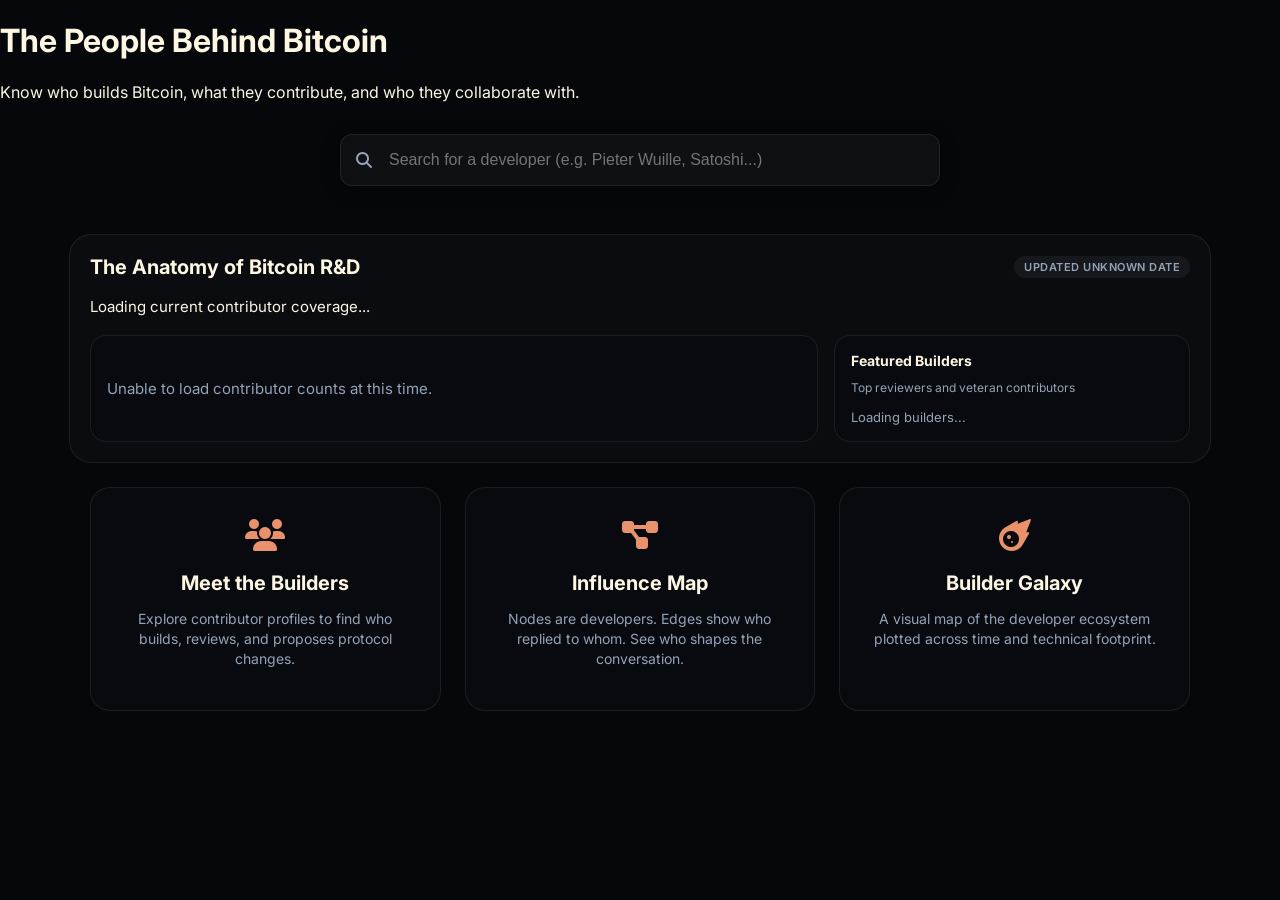
<file: index.html>
<!DOCTYPE html>
<html lang="en" data-theme="dark">

<head>
    <meta charset="UTF-8">
    <meta name="viewport" content="width=device-width, initial-scale=1.0">
    <title>Orange Dev Network | The Human Layer of Bitcoin R&D</title>
    <meta name="description"
        content="Dive into the technical expertise, social authority, and ecosystem flow of Bitcoin development.">

    <!-- Bitcoin Data Labs Font & Icons -->
    <link rel="stylesheet" href="https://cdnjs.cloudflare.com/ajax/libs/font-awesome/6.5.1/css/all.min.css">
    <link rel="preconnect" href="https://fonts.googleapis.com">
    <link rel="preconnect" href="https://fonts.gstatic.com" crossorigin>
    <link href="https://fonts.googleapis.com/css2?family=Inter:wght@300;400;500;600;700;800;900&display=swap"
        rel="stylesheet">

    <!-- Bitcoin Data Labs Shell Styles -->
    <link rel="stylesheet" href="https://bitcoindatalabs.org/styles/styles.css">

    <!-- Modularized Local Styles -->
    <link rel="stylesheet" href="styles/style.css">
    <link rel="stylesheet" href="styles/landing.css">

    <!-- Favicon -->
    <link rel="icon" type="image/png" href="https://bitcoindatalabs.org/favicon.png">
</head>

<body class="has-fixed-header landing-layout">
    <div id="main-container">
        <!-- Bitcoin Data Labs Header -->
        <div id="header"></div>

        <div id="app-content" class="landing-layout">
            <div class="hero-section">
                <h1>The People Behind Bitcoin</h1>
                <p>Know who builds Bitcoin, what they contribute, and who they collaborate with.</p>
                
                <div class="hero-search-wrapper" style="position: relative; z-index: 1000; max-width: 600px; margin: 32px auto 48px auto; width: 100%;">
                    <div class="search-box" style="width: 100%; position: relative;">
                        <i class="fas fa-search" style="position: absolute; left: 16px; top: 50%; transform: translateY(-50%); color: var(--text-secondary); z-index: 2;"></i>
                        <input type="text" id="global-hero-search" placeholder="Search for a developer (e.g. Pieter Wuille, Satoshi...)" autocomplete="off" spellcheck="false" style="width: 100%; padding: 16px 20px 16px 48px; font-size: 16px; border-radius: 12px; border: 1px solid var(--border); background: rgba(253, 246, 227, 0.04); color: var(--text-primary); backdrop-filter: blur(8px); outline: none; transition: all 0.2s; box-sizing: border-box; box-shadow: 0 4px 20px rgba(0,0,0,0.2);">
                    </div>
                    <ul id="hero-search-dropdown" class="search-dropdown" hidden style="position: absolute; top: calc(100% + 8px); left: 0; width: 100%; max-height: 350px; overflow-y: auto; list-style: none; padding: 0; margin: 0; z-index: 100; border: 1px solid var(--border); border-radius: 12px; box-shadow: 0 10px 40px rgba(0,0,0,0.8); background: rgba(8, 10, 15, 0.95); backdrop-filter: blur(20px); -webkit-backdrop-filter: blur(20px);"></ul>
                </div>


                <section class="snapshot-panel" aria-label="Developer Snapshot">
                    <div class="snapshot-panel-head">
                        <div
                            style="display: flex; align-items: center; justify-content: space-between; margin-bottom: 16px;">
                            <h2 style="margin: 0;">The Anatomy of Bitcoin R&D</h2>
                            <span id="freshness-line" class="freshness-line"
                                style="margin: 0; font-size: 11px; font-weight: 600; padding: 4px 10px; background: rgba(255,255,255,0.05); border-radius: 20px;"></span>
                        </div>
                        <p id="summary-insight"
                            style="margin: 0; font-size: 15px; line-height: 1.6; color: var(--text-secondary); max-width: 90%;">
                            Loading current contributor coverage...</p>
                    </div>
                    <div class="live-widgets">
                        <!-- Card 1: Network Coverage -->
                        <article class="live-widget"
                            style="grid-column: span 2; display: flex; flex-direction: column; justify-content: center;">
                            <ul id="domain-count-list" class="summary-list"
                                style="padding-left: 0; list-style: none; margin: 0;">
                                <li>Loading contributor counts...</li>
                            </ul>
                        </article>

                        <!-- Card 2: Meet the Builders -->
                        <article class="live-widget">
                            <h3 style="margin-top: 0;">Featured Builders</h3>
                            <p class="live-widget-note" style="margin-bottom: 12px;">Top reviewers and veteran
                                contributors</p>

                            <div id="widget-builders-list" style="display: flex; flex-direction: column; gap: 8px;">
                                <div style="color: var(--text-secondary); font-size: 13px;">Loading builders...</div>
                            </div>
                        </article>
                    </div>
                </section>



                <div class="cta-container">
                    <a href="directory.html" class="cta-card">
                        <div class="cta-icon"><i class="fas fa-users"></i></div>
                        <h2>Meet the Builders</h2>
                        <p>Explore contributor profiles to find who builds, reviews, and proposes protocol changes.</p>
                    </a>
                    <a href="network.html" class="cta-card">
                        <div class="cta-icon"><i class="fas fa-project-diagram"></i></div>
                        <h2>Influence Map</h2>
                        <p>Nodes are developers. Edges show who replied to whom. See who shapes the conversation.</p>
                    </a>
                    <a href="contributors.html" class="cta-card">
                        <div class="cta-icon"><i class="fas fa-meteor"></i></div>
                        <h2>Builder Galaxy</h2>
                        <p>A visual map of the developer ecosystem plotted across time and technical footprint.</p>
                    </a>
                </div>


            </div>
        </div>

        <!-- Bitcoin Data Labs Footer -->
        <div id="footer"></div>
    </div>

    <!-- Bitcoin Data Labs App Components -->
    <script src="https://bitcoindatalabs.org/components/app-components.js"></script>
    <script src="js/app-config.js"></script>

    <!-- Page Logic -->
    <script src="js/index.js"></script>
</body>

</html>
</file>
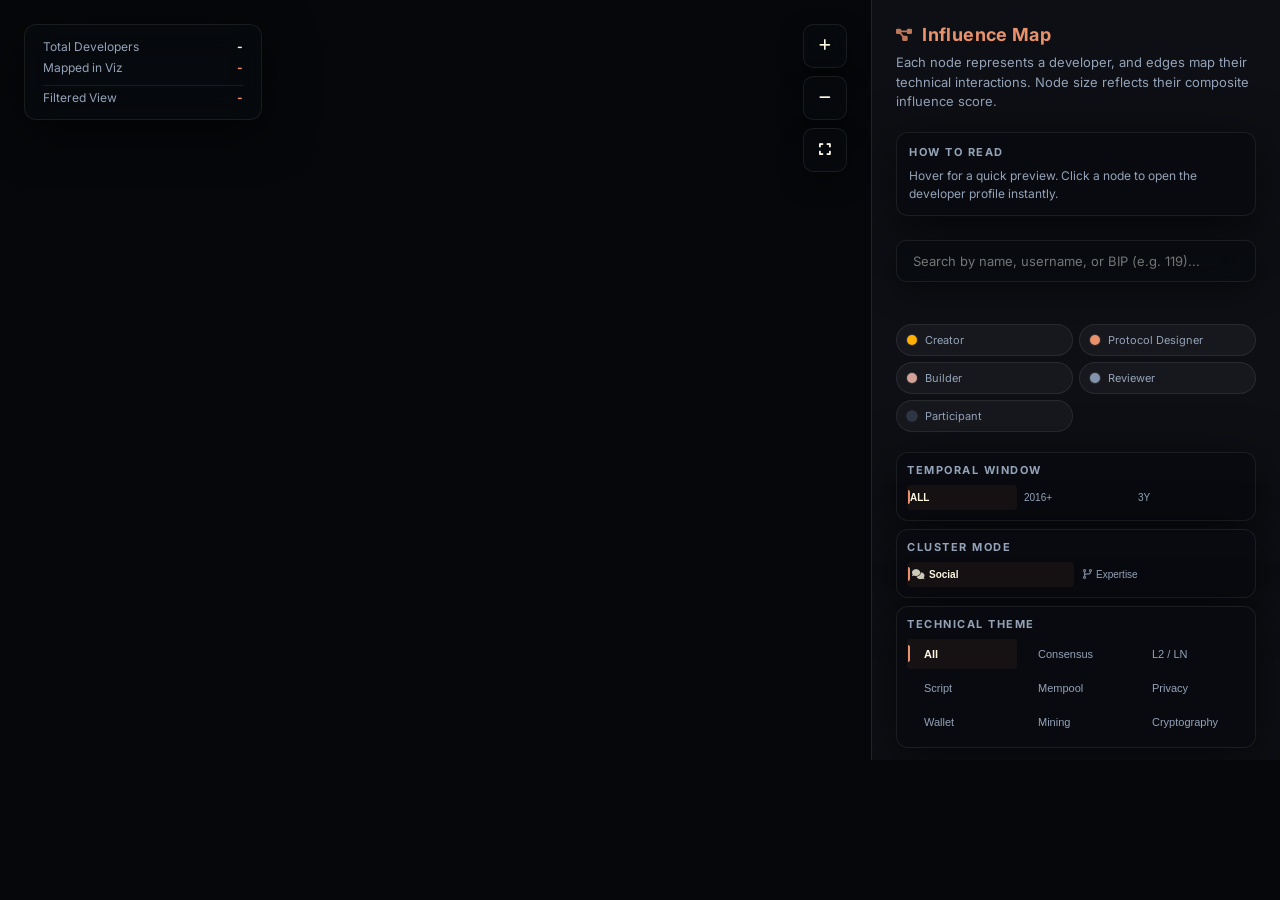
<file: network.html>
<!DOCTYPE html>
<html lang="en" data-theme="dark">

<head>
    <meta charset="UTF-8">
    <meta name="viewport" content="width=device-width, initial-scale=1.0">
    <title>Bitcoin Technical Influence Graph | Orange Dev Network</title>
    <meta name="description"
        content="Visualize the technical expertise and social authority of Bitcoin developers across the mailing list and Delving Bitcoin.">
    <link rel="canonical" href="https://network.bitcoindatalabs.org/" />

    <!-- Open Graph / Facebook -->
    <meta property="og:type" content="website">
    <meta property="og:url" content="https://network.bitcoindatalabs.org/">
    <meta property="og:title" content="Bitcoin Technical Influence Graph | Orange Dev Network">
    <meta property="og:description"
        content="Map the social and technical influence hubs of Bitcoin R&D. Visualizing 15+ years of mailing list and research data.">
    <meta property="og:image" content="https://network.bitcoindatalabs.org/assets/og-image.png">

    <!-- Twitter -->
    <meta property="twitter:card" content="summary_large_image">
    <meta property="twitter:url" content="https://network.bitcoindatalabs.org/">
    <meta property="twitter:title" content="Bitcoin Technical Influence Graph | Orange Dev Network">
    <meta property="twitter:description"
        content="Map the social and technical influence hubs of Bitcoin R&D. Visualizing 15+ years of mailing list and research data.">
    <meta property="twitter:image" content="https://network.bitcoindatalabs.org/assets/og-image.png">

    <!-- Structured Data -->
    <script type="application/ld+json">
    {
      "@context": "https://schema.org",
      "@type": "WebApplication",
      "name": "Orange Dev Network",
      "url": "https://network.bitcoindatalabs.org/",
      "description": "An interactive visualization mapping the social and technical influence hubs within the Bitcoin R&D ecosystem.",
      "applicationCategory": "DataVisualization",
      "operatingSystem": "All",
      "abstract": "Mapping 15 years of Bitcoin technical discussions to reveal influence hubs and technical evolution.",
      "creator": {
        "@type": "Organization",
        "name": "Bitcoin Data Labs"
      }
    }
    </script>

    <!-- Bitcoin Data Labs Font & Icons -->
    <link rel="stylesheet" href="https://cdnjs.cloudflare.com/ajax/libs/font-awesome/6.5.1/css/all.min.css">
    <link rel="preconnect" href="https://fonts.googleapis.com">
    <link rel="preconnect" href="https://fonts.gstatic.com" crossorigin>
    <link href="https://fonts.googleapis.com/css2?family=Inter:wght@300;400;500;600;700;800&display=swap"
        rel="stylesheet">

    <!-- Bitcoin Data Labs Shell Styles -->
    <link rel="stylesheet" href="https://bitcoindatalabs.org/styles/styles.css">

    <!-- Modularized Local Styles -->
    <link rel="stylesheet" href="styles/style.css">

    <!-- D3.js -->
    <script src="https://d3js.org/d3.v7.min.js"></script>

    <!-- Favicon -->
    <link rel="icon" type="image/png" href="https://bitcoindatalabs.org/favicon.png">
</head>

<body class="has-fixed-header">
    <div id="main-container">
        <!-- Bitcoin Data Labs Header -->
        <div id="header"></div>

        <div id="app-content">
            <!-- Visualization Area -->
            <div id="graph-container">
                <svg id="viz"></svg>

                <!-- HUD Controls -->
                <div class="hud">
                    <div class="stats-hud">
                        <div class="stat-row">
                            <span>Total Developers</span>
                            <span id="total-pop" class="stat-val">-</span>
                        </div>
                        <div class="stat-row">
                            <span>Mapped in Viz</span>
                            <span id="viz-count" class="stat-val highlight">-</span>
                        </div>
                        <div class="stat-row"
                            style="border-top: 1px solid var(--border); margin-top: 4px; padding-top: 4px;">
                            <span>Filtered View</span>
                            <span id="node-count" class="stat-val highlight">-</span>
                        </div>
                    </div>
                </div>

                <!-- Navigation Controls -->
                <div class="controls">
                    <button class="control-btn" id="zoom-in" title="Zoom In"><i class="fas fa-plus"></i></button>
                    <button class="control-btn" id="zoom-out" title="Zoom Out"><i class="fas fa-minus"></i></button>
                    <button class="control-btn" id="reset" title="Reset View"><i class="fas fa-expand"></i></button>
                </div>

                <div id="tooltip" class="tooltip"></div>
            </div>

            <!-- Sidebar Controls -->
            <div id="sidebar">
                <div class="sidebar-header">
                    <h1><i class="fas fa-project-diagram"></i> Influence Map</h1>
                    <p>Each node represents a developer, and edges map their technical interactions. Node size reflects
                        their composite influence score.</p>
                </div>

                <!-- Selection Details (Populated by JS) -->
                <div id="selection-panel" class="info-panel"
                    style="display: none; border-top: 1px solid var(--border); padding-top: 16px; margin-top: 8px;">
                    <div id="selection-content"></div>
                </div>

                <div class="filter-group" style="padding: 12px;">
                    <span class="filter-label" style="margin-bottom: 8px;">How To Read</span>
                    <p style="margin: 0; font-size: 12px; color: var(--text-secondary); line-height: 1.5;">Hover for a
                        quick preview. Click a node to open the developer profile instantly.</p>
                </div>

                <!-- Search Controls -->
                <div style="display: flex; flex-direction: column; gap: 8px; margin-bottom: 12px; margin-top: 4px;">
                    <div class="search-container">
                        <input type="text" id="unified-search"
                            placeholder="Search by name, username, or BIP (e.g. 119)..." style="width: 100%;"
                            title="Type a name, username, or BIP to locate a contributor on the map.">
                    </div>
                </div>

                <div class="legend-panel">
                    <div class="legend-chip"><span class="legend-dot"
                            style="background: var(--legend-creator);"></span>Creator</div>
                    <div class="legend-chip"><span class="legend-dot"
                            style="background: var(--legend-architect);"></span>Protocol Designer</div>
                    <div class="legend-chip"><span class="legend-dot"
                            style="background: var(--legend-engineer);"></span>Builder</div>
                    <div class="legend-chip"><span class="legend-dot"
                            style="background: var(--legend-researcher);"></span>Reviewer</div>
                    <div class="legend-chip"><span class="legend-dot"
                            style="background: var(--legend-participant);"></span>Participant</div>
                </div>

                <!-- High-Density Controls -->
                <div style="display: flex; flex-direction: column; gap: 8px; margin-bottom: 8px;">
                    <!-- Temporal & Cluster Grid -->
                    <div style="display: grid; grid-template-columns: 1fr; gap: 8px;">
                        <div class="filter-group" style="padding: 10px;">
                            <span class="filter-label" style="margin-bottom: 8px;">Temporal Window</span>
                            <div class="btn-group"
                                style="display: grid; grid-template-columns: repeat(3, 1fr); gap: 4px;">
                                <button class="filter-btn active" data-view="all"
                                    style="font-size: 10px; padding: 6px 2px;">ALL</button>
                                <button class="filter-btn" data-view="p2016"
                                    style="font-size: 10px; padding: 6px 2px;">2016+</button>
                                <button class="filter-btn" data-view="modern"
                                    style="font-size: 10px; padding: 6px 2px;">3Y</button>
                            </div>
                        </div>
                        <div class="filter-group" style="padding: 10px;">
                            <span class="filter-label" style="margin-bottom: 8px;">Cluster Mode</span>
                            <div class="btn-group" style="display: grid; grid-template-columns: 1fr 1fr; gap: 4px;">
                                <button class="filter-btn active" id="cluster-social"
                                    style="font-size: 10px; padding: 6px 4px;"
                                    data-tooltip="Conversation communities: who replies to whom; labels reflect dominant discussion topics">
                                    <i class="fas fa-comments" style="margin-right:4px; opacity:0.8;"></i>Social
                                </button>
                                <button class="filter-btn" id="cluster-expertise"
                                    style="font-size: 10px; padding: 6px 4px;"
                                    data-tooltip="Expertise similarity/topic clusters: who works on similar domains">
                                    <i class="fas fa-code-branch" style="margin-right:4px; opacity:0.8;"></i>Expertise
                                </button>
                            </div>
                        </div>
                    </div>

                    <!-- Theme Grid (High Density) -->
                    <div class="filter-group hide-on-mobile" style="padding: 10px;">
                        <span class="filter-label" style="margin-bottom: 8px;">Technical Theme</span>
                        <div class="btn-group" style="display: grid; grid-template-columns: repeat(3, 1fr); gap: 4px;">
                            <button class="filter-btn active" data-theme="all">All</button>
                            <button class="filter-btn" data-theme="Consensus">Consensus</button>
                            <button class="filter-btn" data-theme="L2">L2 / LN</button>
                            <button class="filter-btn" data-theme="Script">Script</button>
                            <button class="filter-btn" data-theme="Mempool">Mempool</button>
                            <button class="filter-btn" data-theme="Privacy">Privacy</button>
                            <button class="filter-btn" data-theme="Wallet">Wallet</button>
                            <button class="filter-btn" data-theme="Mining">Mining</button>
                            <button class="filter-btn" data-theme="Cryptography">Cryptography</button>
                        </div>
                    </div>
                </div>
            </div>
        </div>

    </div>

    <!-- Bitcoin Data Labs App Components -->
    <script src="https://bitcoindatalabs.org/components/app-components.js"></script>
    <script src="js/app-config.js"></script>

    <!-- Visualization Logic -->
    <script src="js/visualization.js"></script>
</body>

</html>
</file>
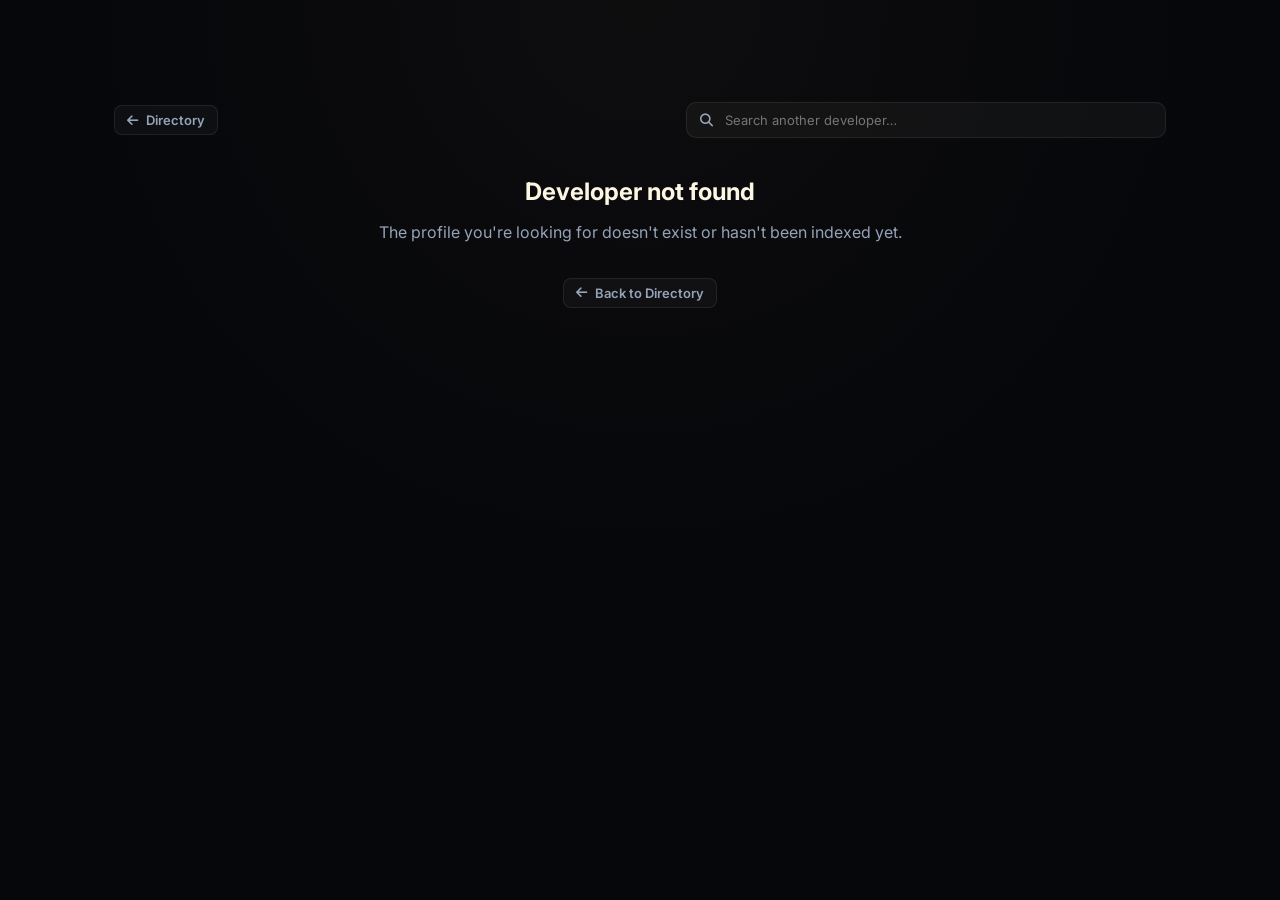
<file: profile.html>
<!DOCTYPE html>
<html lang="en" data-theme="dark">

<head>
    <meta charset="UTF-8">
    <meta name="viewport" content="width=device-width, initial-scale=1.0">
    <title>Developer Profile | Orange Dev Network</title>
    <meta name="description"
        content="Deep-dive profile for a Bitcoin developer: commit history, BIPs authored, social footprint, and topic activity.">

    <link rel="stylesheet" href="https://cdnjs.cloudflare.com/ajax/libs/font-awesome/6.5.1/css/all.min.css">
    <link rel="preconnect" href="https://fonts.googleapis.com">
    <link rel="preconnect" href="https://fonts.gstatic.com" crossorigin>
    <link href="https://fonts.googleapis.com/css2?family=Inter:wght@300;400;500;600;700;800&display=swap"
        rel="stylesheet">

    <link rel="stylesheet" href="https://bitcoindatalabs.org/styles/styles.css">
    <link rel="stylesheet" href="styles/style.css">
    <link rel="stylesheet" href="styles/profile.css">

    <link rel="icon" type="image/png" href="https://bitcoindatalabs.org/favicon.png">
</head>

<body class="has-fixed-header">
    <div id="main-container">
        <div id="header"></div>

        <div id="app-content" class="profile-layout">



            <!-- Top navigation bar: back link + developer search -->
            <div class="profile-topbar">
                <div class="container">
                    <a href="directory.html" class="back-link">
                        <i class="fas fa-arrow-left"></i> Directory
                    </a>
                    <div class="profile-search-wrap">
                        <div class="search-combobox">
                            <div class="search-input-row">
                                <i class="fas fa-search"></i>
                                <input type="text" id="profile-search" placeholder="Search another developer…"
                                    autocomplete="off" spellcheck="false">
                            </div>
                            <ul id="search-dropdown" class="search-dropdown" hidden></ul>
                        </div>
                    </div>
                </div>
            </div>

            <!-- Profile content area -->
            <div class="profile-container">

                <div id="profile-loading" class="profile-loading">
                    <div class="loading-spinner"></div>
                    <p>Loading profile…</p>
                </div>

                <div id="profile-not-found" class="profile-not-found" hidden>
                    <h2>Developer not found</h2>
                    <p>The profile you're looking for doesn't exist or hasn't been indexed yet.</p>
                    <a href="directory.html" class="back-link" style="display:inline-flex; margin-top:20px;">
                        <i class="fas fa-arrow-left"></i> Back to Directory
                    </a>
                </div>

                <!-- Sections injected by profile.js -->
                <div id="profile-hero-slot"></div>
                <div id="profile-stat-bar-slot"></div>
                <div id="profile-influence-slot"></div>
                <div id="profile-work-slot"></div>
                <div id="profile-expertise-slot"></div>
                <div id="profile-jump-nav-slot"></div>
                <div id="profile-commits-chart-slot"></div>
                <div id="profile-bips-slot"></div>
                <div id="profile-social-footprint-slot"></div>
                <div id="profile-social-chart-slot"></div>


            </div>
        </div>

        <div id="footer"></div>
    </div>

    <script src="https://bitcoindatalabs.org/components/app-components.js"></script>
    <script src="js/app-config.js"></script>

    <script src="js/profile.js"></script>
</body>

</html>
</file>
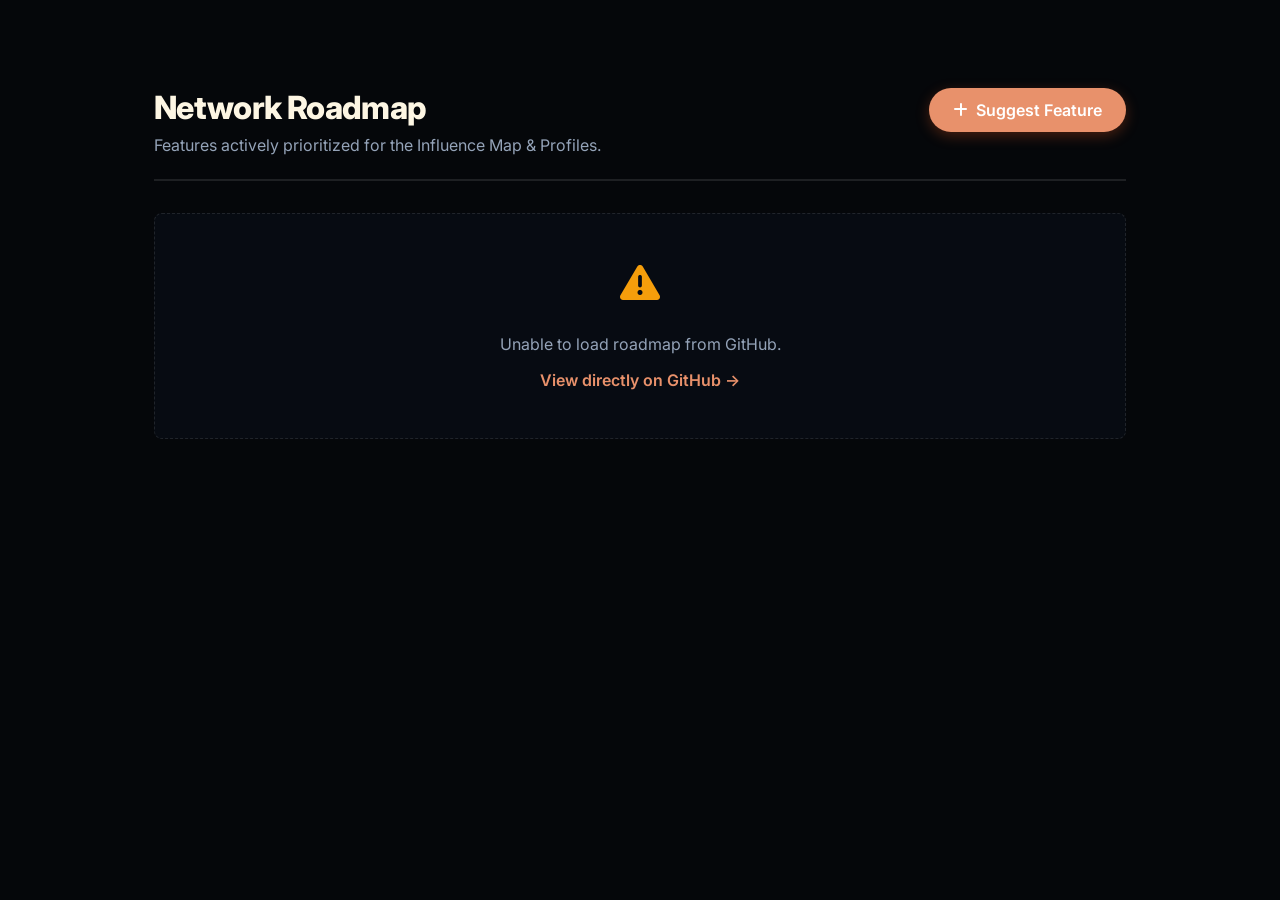
<file: roadmap.html>
<!DOCTYPE html>
<html lang="en" data-theme="dark">

<head>
    <meta charset="UTF-8">
    <meta name="viewport" content="width=device-width, initial-scale=1.0">
    <title>Roadmap | Orange Dev Network</title>
    <meta name="description" content="Community roadmap for Bitcoin Data Labs. See what we are building next.">
    
    <!-- Bitcoin Data Labs Font & Icons -->
    <link rel="stylesheet" href="https://cdnjs.cloudflare.com/ajax/libs/font-awesome/6.5.1/css/all.min.css">
    <link href="https://fonts.googleapis.com/css2?family=Inter:wght@300;400;500;600;700;800;900&display=swap" rel="stylesheet">

    <!-- Styles -->
    <link rel="stylesheet" href="https://bitcoindatalabs.org/styles/styles.css">
    <link rel="stylesheet" href="styles/style.css">
    <link rel="icon" type="image/png" href="https://bitcoindatalabs.org/favicon.png">

    <style>
        body.landing-layout {
            display: flex;
            flex-direction: column;
            min-height: 100vh;
            margin: 0;
        }

        .roadmap-container {
            max-width: 1100px;
            margin: 40px auto;
            padding: 3rem 4rem;
            flex: 1;
            width: 100%;
            box-sizing: border-box;
            color: #f8fafc;
        }

        .page-header {
            margin-bottom: 2rem;
            display: flex;
            justify-content: space-between;
            align-items: flex-start;
            flex-wrap: wrap;
            gap: 20px;
            border-bottom: 2px solid rgba(255, 255, 255, 0.1);
            padding-bottom: 1.5rem;
        }

        .header-text h1 {
            font-size: 32px;
            font-weight: 800;
            margin: 0;
            letter-spacing: -0.02em;
            color: var(--text-primary);
        }

        .header-text p {
            font-size: 16px;
            color: var(--text-secondary);
            margin: 8px 0 0 0;
        }

        .btn-propose {
            display: inline-flex;
            align-items: center;
            gap: 8px;
            background: var(--primary);
            color: white;
            padding: 12px 24px;
            border-radius: 50px;
            font-weight: 600;
            text-decoration: none;
            transition: all 0.2s;
            box-shadow: 0 4px 14px rgba(226, 88, 34, 0.3);
            white-space: nowrap;
        }

        .btn-propose:hover {
            transform: translateY(-2px);
            box-shadow: 0 6px 20px rgba(226, 88, 34, 0.4);
        }

        #roadmap-content {
            margin-top: 2rem;
        }

        .issue-list {
            list-style: none;
            padding: 0;
            margin: 0;
        }

        .issue-item {
            display: flex;
            align-items: center;
            gap: 16px;
            padding: 1rem 1.5rem;
            background: rgba(15, 23, 42, 0.5);
            border: 1px solid rgba(255, 255, 255, 0.05);
            border-radius: 8px;
            margin-bottom: 0.75rem;
            transition: border-color 0.2s, background 0.2s;
            text-decoration: none;
            color: inherit;
        }

        .issue-item:hover {
            border-color: rgba(255, 255, 255, 0.15);
            background: rgba(30, 41, 59, 0.8);
        }

        .issue-icon {
            color: var(--primary);
            font-size: 1.25rem;
        }

        .issue-details {
            flex: 1;
        }

        .issue-title {
            font-size: 1.05rem;
            font-weight: 600;
            color: #f8fafc;
            margin: 0 0 4px 0;
        }

        .issue-meta {
            font-size: 0.85rem;
            color: #94a3b8;
            margin: 0;
        }

        .empty-state {
            text-align: center;
            padding: 3rem 2rem;
            color: #94a3b8;
            background: rgba(15, 23, 42, 0.3);
            border-radius: 8px;
            border: 1px dashed rgba(255, 255, 255, 0.1);
        }

        .empty-state i {
            font-size: 2.5rem;
            color: #64748b;
            margin-bottom: 1rem;
        }

        @media (max-width: 768px) {
            .roadmap-container {
                padding: 2rem 1.5rem;
                margin: 20px;
            }
            .page-header {
                flex-direction: column;
            }
        }
    </style>
</head>

<body class="has-fixed-header landing-layout">
    <div id="header"></div>

    <div class="roadmap-container">
        <header class="page-header">
            <div class="header-text">
                <h1>Network Roadmap</h1>
                <p>Features actively prioritized for the Influence Map & Profiles.</p>
            </div>
            <a href="https://github.com/sorukumar/orange-dev-tracker/issues/new?template=network-feature.md" target="_blank" class="btn-propose">
                <i class="fas fa-plus"></i> Suggest Feature
            </a>
        </header>

        <main id="roadmap-content">
            <div id="loading" class="empty-state">
                <i class="fas fa-spinner fa-spin"></i>
                <p>Syncing roadmap with GitHub...</p>
            </div>
            <ul id="issue-list" class="issue-list"></ul>
        </main>
    </div>

    <div id="footer"></div>

    <script src="https://bitcoindatalabs.org/components/app-components.js"></script>
    <script src="js/app-config.js"></script>

    <script>
        document.addEventListener('DOMContentLoaded', async () => {
            const listEl = document.getElementById('issue-list');
            const loadEl = document.getElementById('loading');
            
            try {
                // Fetch issues labeled "Network"
                const response = await fetch('https://api.github.com/repos/sorukumar/orange-dev-tracker/issues?state=open&labels=Network&sort=created&direction=asc');
                if (!response.ok) throw new Error('Failed to fetch from GitHub API');
                
                const issues = await response.json();
                
                loadEl.style.display = 'none';

                if (issues.length === 0) {
                    listEl.innerHTML = `
                        <div class="empty-state">
                            <i class="fas fa-check-circle"></i>
                            <p>No open roadmap items for Network currently.</p>
                            <p>Got an idea? Click <strong>Suggest Feature</strong> above to kickstart the discussion!</p>
                        </div>
                    `;
                    return;
                }

                issues.forEach(issue => {
                    // Ignore pull requests if any accidentally have the label
                    if(issue.pull_request) return;

                    const li = document.createElement('li');
                    li.innerHTML = `
                        <a href="${issue.html_url}" target="_blank" class="issue-item">
                            <div class="issue-icon">
                                <i class="far fa-dot-circle"></i>
                            </div>
                            <div class="issue-details">
                                <h3 class="issue-title">${issue.title}</h3>
                                <p class="issue-meta">#${issue.number} opened by ${issue.user.login}</p>
                            </div>
                            <i class="fas fa-external-link-alt" style="color: #64748b; font-size: 0.85rem;"></i>
                        </a>
                    `;
                    listEl.appendChild(li);
                });

            } catch (error) {
                console.error(error);
                loadEl.innerHTML = `
                    <i class="fas fa-exclamation-triangle" style="color: #f59e0b;"></i>
                    <p>Unable to load roadmap from GitHub.</p>
                    <a href="https://github.com/sorukumar/orange-dev-tracker/issues?q=is%3Aissue+is%3Aopen+label%3ANetwork" target="_blank" style="color: var(--primary); font-weight: 600; text-decoration: none;">View directly on GitHub →</a>
                `;
            }
        });
    </script>
</body>

</html>
</file>
<file: styles/style.css>
[data-theme="dark"] {
    /* Bitcoin Data Labs "Obsidian Data" Theme Variables */
    --bg-primary: #05070A;
    --bg-secondary: #0D0F14;
    --surface: #0D0F14;
    --card-bg: #080A0F;

    --text-primary: #FDF6E3;
    --text-secondary: #94A3B8;

    --primary: #E8916B;
    /* Brand Terracotta */
    --accent: var(--primary);

    --border: rgba(253, 246, 227, 0.08);
    --border-subtle: rgba(253, 246, 227, 0.05);

    --primary-bg-hover: rgba(232, 145, 107, 0.08);
    --primary-bg-active: rgba(232, 145, 107, 0.12);
    --primary-border: rgba(232, 145, 107, 0.3);

    --card-shadow: 0 10px 50px rgba(0, 0, 0, 0.6);

    /* Warm Data Palette - 5 Core Roles */
    --legend-creator: #FFB000;
    --legend-architect: #E8916B;
    --legend-engineer: #D4A298;
    --legend-researcher: #8293AB;
    --legend-participant: #2D3748;

    /* Theme Colors for Network Categories - Refined for Obsidian */
    --color-consensus: #ef4444;
    --color-script: #f59e0b;
    --color-l2: #10b981;
    --color-privacy: #8b5cf6;
    --color-wallet: #3b82f6;
    --color-mempool: #ec4899;
    --color-network: #06b6d4;
    --color-mining: #71717a;
    --color-other: #444;

    /* Header & Navigation Sync - Using 'Classy' Terracotta for selections */
    --bdl-header-bg: rgba(5, 7, 10, 0.9);
    --bdl-header-bg-compressed: rgba(5, 7, 10, 0.98);
    --bdl-subnav-bg: #05070A;
    --bdl-nav-active-bg: rgba(247, 147, 26, 0.12);
    --bdl-nav-active-text: #f7931a;
}

/* App name text beside logo */
#currentAppName,
#header .app-name,
#header [id*="appName"],
#header .app-logo a {
    color: var(--primary) !important;
    font-weight: 700 !important;
    letter-spacing: 0.02em;
}

/* Global Reset & Base */
html,
body {
    margin: 0;
    padding: 0;
    font-family: 'Inter', -apple-system, BlinkMacSystemFont, 'Segoe UI', Roboto, sans-serif;
    background-color: var(--bg-primary);
    color: var(--text-primary);
    color-scheme: dark;
    overflow-x: hidden;
    min-height: 100vh;
    scroll-behavior: smooth;
    /* Ensure scrollIntoView accounts for fixed headers */
    scroll-padding-top: calc(var(--header-height, 90px) + var(--subnav-height, 50px) + 20px);
}

.container {
    max-width: 1100px;
    margin: 0 auto;
    padding: 0 24px;
    box-sizing: border-box;
}

/* Global Overrides for Bitcoin Data Labs Layout */
body.has-sub-nav.has-fixed-header {
    /* Remove the default 20px gap for a sleek flush app look */
    padding-top: calc(var(--header-height, 90px) + var(--subnav-height, 50px)) !important;
}

/* App Layout */
#main-container {
    display: flex;
    flex-direction: column;
    /* Exactly fill the remaining viewport, preventing body scroll so the network sidebar works perfectly */
    height: calc(100vh - var(--header-height, 90px) - var(--subnav-height, 50px)) !important;
}

#header,
#footer {
    flex-shrink: 0;
}

#app-content {
    display: flex;
    flex: 1;
    overflow: hidden;
}



#graph-container {
    flex: 1;
    position: relative;
    background-color: var(--bg-primary);
}

#sidebar {
    width: 360px;
    background-color: var(--bg-secondary);
    border-left: 1px solid var(--border);
    padding: 24px;
    display: flex;
    flex-direction: column;
    gap: 20px;
    overflow-y: auto;
    overflow-x: hidden;
    z-index: 10;
    scrollbar-width: none;
    /* Firefox */
    -ms-overflow-style: none;
    /* IE/Edge */
}

#sidebar::-webkit-scrollbar {
    display: none;
    /* Chrome, Safari, Opera */
}

/* Header & Sidebar Typography */
.sidebar-header h1 {
    font-size: 18px;
    font-weight: 700;
    margin: 0;
    color: var(--primary);
    display: flex;
    align-items: center;
    gap: 10px;
    letter-spacing: 0.02em;
}

.sidebar-header h1 i {
    font-size: 14px;
    opacity: 0.8;
}

.sidebar-header p {
    font-size: 13px;
    color: var(--text-secondary);
    margin: 8px 0 0 0;
    line-height: 1.5;
}

/* Components: Filter Groups & Buttons */
.filter-group {
    background: var(--card-bg);
    padding: 16px;
    border-radius: 12px;
    border: 1px solid var(--border);
    box-shadow: var(--card-shadow);
}

.legend-panel {
    display: grid;
    grid-template-columns: repeat(2, minmax(0, 1fr));
    gap: 6px;
    padding: 10px 0 0 0;
    color: var(--text-secondary);
    font-size: 11px;
}

.legend-chip {
    display: inline-flex;
    align-items: center;
    gap: 8px;
    padding: 8px 10px;
    border-radius: 999px;
    background: rgba(255, 255, 255, 0.04);
    border: 1px solid rgba(255, 255, 255, 0.08);
}

.legend-dot {
    width: 10px;
    height: 10px;
    border-radius: 50%;
    flex-shrink: 0;
    box-shadow: 0 0 0 1px rgba(255, 255, 255, 0.1);
}

.filter-label {
    font-size: 11px;
    font-weight: 700;
    color: var(--text-secondary);
    text-transform: uppercase;
    letter-spacing: 1.5px;
    margin-bottom: 12px;
    display: block;
}

.btn-group {
    display: flex;
    flex-wrap: wrap;
    gap: 6px;
}

.theme-grid {
    display: grid;
    grid-template-columns: 1fr 1fr;
    gap: 6px;
}

.filter-btn {
    background: transparent;
    border: 1px solid transparent;
    padding: 8px 16px;
    color: var(--text-secondary);
    border-radius: 4px;
    font-size: 11px;
    cursor: pointer;
    transition: all 0.2s cubic-bezier(0.4, 0, 0.2, 1);
    text-align: left;
    flex: 1;
    min-width: 80px;
    font-weight: 500;
    position: relative;
}

.filter-btn:hover {
    background: rgba(253, 246, 227, 0.03);
    color: var(--text-primary);
}

.filter-btn.active {
    background: rgba(232, 145, 107, 0.06);
    color: var(--text-primary);
    font-weight: 700;
}

.filter-btn.active::before {
    content: '';
    position: absolute;
    left: 0;
    top: 20%;
    height: 60%;
    width: 2px;
    background: var(--primary);
    border-radius: 0 2px 2px 0;
}

/* Keep primary CTA as a subtle ghost block for surgical UX */
#view-directory-btn,
.btn-primary {
    background: transparent;
    color: var(--primary);
    border: 1px solid rgba(232, 145, 107, 0.3);
    transition: all 0.3s ease;
    border-radius: 8px;
}

#view-directory-btn:hover,
.btn-primary:hover {
    background: var(--primary-bg-hover);
    border-color: var(--primary);
    box-shadow: 0 0 20px rgba(232, 145, 107, 0.1);
}

#view-directory-btn.active,
.btn-primary.active {
    background: var(--primary-bg-active);
    border-color: var(--primary);
    color: var(--primary);
}

/* Reusable Social/External Link Action */
.link-action {
    display: inline-flex;
    align-items: center;
    gap: 7px;
    padding: 8px 16px;
    border-radius: 10px;
    border: 1px solid var(--border);
    background: rgba(255, 255, 255, 0.04);
    color: var(--text-secondary);
    text-decoration: none;
    font-size: 13px;
    font-weight: 600;
    transition: all 0.2s ease;
    white-space: nowrap;
}

.link-action:hover {
    background: var(--primary-bg-hover);
    border-color: var(--primary-border);
    color: var(--text-primary);
}

.link-action:active {
    background: var(--primary-bg-active);
    font-weight: 700;
}

.link-action:focus,
.link-action:focus-visible {
    outline: 2px solid var(--primary);
    outline-offset: 2px;
}

/* Premium Surgical Tooltips */
[data-tooltip] {
    position: relative;
}

[data-tooltip]::after {
    content: attr(data-tooltip);
    position: absolute;
    bottom: calc(100% + 10px);
    left: 50%;
    transform: translateX(-50%) translateY(5px);
    width: 220px;
    padding: 12px 14px;
    background: rgba(13, 15, 20, 0.98);
    backdrop-filter: blur(12px);
    -webkit-backdrop-filter: blur(12px);
    border: 1px solid rgba(232, 145, 107, 0.2);
    border-radius: 8px;
    color: var(--text-primary);
    font-size: 11px;
    line-height: 1.5;
    font-weight: 400;
    text-transform: none;
    letter-spacing: normal;
    box-shadow: 0 10px 30px rgba(0, 0, 0, 0.8);
    pointer-events: none;
    opacity: 0;
    transform: translateY(5px);
    transition: all 0.2s ease;
    z-index: 100;
}

[data-tooltip]:hover::after {
    opacity: 1;
    transform: translateX(-50%) translateY(0);
}

/* HUD & Overlays */
.hud {
    position: absolute;
    top: 24px;
    left: 24px;
    display: flex;
    flex-direction: column;
    gap: 12px;
    z-index: 5;
}

.search-container {
    position: relative;
}

#unified-search {
    width: 100%;
    box-sizing: border-box;
    padding: 12px 16px;
    background: rgba(8, 10, 15, 0.7);
    backdrop-filter: blur(20px);
    -webkit-backdrop-filter: blur(20px);
    border: 1px solid var(--border);
    border-radius: 10px;
    color: var(--text-primary);
    font-family: inherit;
    font-size: 13px;
    outline: none;
    transition: all 0.3s cubic-bezier(0.4, 0, 0.2, 1);
    box-shadow: 0 10px 30px rgba(0, 0, 0, 0.4);
}

#unified-search:focus {
    border-color: var(--primary);
    background: rgba(8, 10, 15, 0.9);
    box-shadow: 0 15px 40px rgba(232, 145, 107, 0.1);
}

.search-meta {
    font-size: 11px;
    color: var(--text-secondary);
    line-height: 1.4;
    padding: 0 4px;
    min-height: 20px;
}

.stats-hud {
    background: rgba(8, 10, 15, 0.7);
    backdrop-filter: blur(20px);
    -webkit-backdrop-filter: blur(20px);
    border: 1px solid var(--border);
    border-radius: 12px;
    padding: 14px 18px;
    color: var(--text-secondary);
    font-size: 12px;
    display: flex;
    flex-direction: column;
    gap: 6px;
    box-shadow: var(--card-shadow);
    min-width: 200px;
}

.stat-row {
    display: flex;
    justify-content: space-between;
    gap: 20px;
}



.stat-val {
    font-weight: 700;
    color: var(--text-primary);
}

.stat-val.highlight {
    color: var(--primary);
}

/* Map Controls */
.controls {
    position: absolute;
    top: 24px;
    right: 24px;
    display: flex;
    flex-direction: column;
    gap: 8px;
    z-index: 5;
}

.control-btn {
    background: rgba(8, 10, 15, 0.7);
    backdrop-filter: blur(20px);
    -webkit-backdrop-filter: blur(20px);
    border: 1px solid var(--border);
    padding: 10px;
    color: var(--text-primary);
    border-radius: 10px;
    cursor: pointer;
    width: 44px;
    height: 44px;
    display: flex;
    align-items: center;
    justify-content: center;
    transition: all 0.3s cubic-bezier(0.4, 0, 0.2, 1);
    box-shadow: 0 10px 25px rgba(0, 0, 0, 0.4);
}

.control-btn:hover {
    background: rgba(232, 145, 107, 0.1);
    border-color: var(--primary);
    color: var(--primary);
    transform: scale(1.05);
}

/* Tooltip */
.tooltip {
    position: absolute;
    background: rgba(26, 18, 8, 0.98);
    border: 1px solid var(--border);
    padding: 16px;
    border-radius: 12px;
    font-size: 12px;
    pointer-events: none;
    z-index: 100;
    color: var(--text-primary);
    display: none;
    box-shadow: 0 20px 50px rgba(0, 0, 0, 0.6);
    backdrop-filter: blur(8px);
    min-width: 200px;
}

/* D3 Graph Styles */
svg#viz {
    width: 100%;
    height: 100%;
}

line.link {
    stroke-opacity: 0.15;
    transition: stroke-opacity 0.2s, stroke-width 0.2s;
}

circle.node {
    transition: r 0.3s, fill 0.3s, stroke 0.2s;
    stroke-width: 0.5px;
    cursor: pointer;
}

text.label {
    fill: var(--text-primary);
    font-size: 9px;
    font-weight: 500;
    pointer-events: none;
    opacity: 0.6;
    text-shadow: 0 1px 3px rgba(0, 0, 0, 0.8);
}

/* Selection Panel / Profile */
.info-panel {
    background: var(--card-bg);
    padding: 16px;
    border-radius: 12px;
    border: 1px solid var(--border);
    box-shadow: var(--card-shadow);
    animation: slideIn 0.3s ease-out;
}

@keyframes slideIn {
    from {
        opacity: 0;
        transform: translateY(10px);
    }

    to {
        opacity: 1;
        transform: translateY(0);
    }
}

.info-title {
    font-size: 15px;
    font-weight: 800;
    margin-bottom: 20px;
    color: var(--text-primary);
    text-transform: uppercase;
    letter-spacing: 1px;
}

.expertise-meter {
    display: flex;
    height: 10px;
    border-radius: 5px;
    overflow: hidden;
    background: var(--card-bg);
    margin: 8px 0 16px 0;
}

.expertise-segment {
    height: 100%;
}

.bip-chip {
    display: inline-block;
    background: var(--card-bg);
    border: 1px solid var(--border);
    padding: 4px 10px;
    border-radius: 6px;
    font-size: 10px;
    font-weight: 600;
    margin-right: 6px;
    margin-bottom: 6px;
    color: var(--text-secondary);
    transition: all 0.2s;
}

.bip-chip:hover {
    background: rgba(232, 145, 107, 0.08);
    color: var(--text-primary);
}

.info-item {
    font-size: 13px;
    margin-bottom: 8px;
    display: flex;
    justify-content: space-between;
}

.info-label {
    color: var(--text-secondary);
}

.info-val {
    color: var(--text-primary);
    font-weight: 600;
}

.expertise-label {
    font-size: 10px;
    color: var(--text-secondary);
    margin-top: 16px;
    margin-bottom: 4px;
    display: block;
    text-transform: uppercase;
    letter-spacing: 1px;
    font-weight: 700;
}

.tag {
    padding: 4px 10px;
    border-radius: 6px;
    font-size: 10px;
    font-weight: 800;
    text-transform: uppercase;
    letter-spacing: 1px;
}

.tag-new {
    background: rgba(139, 92, 246, 0.1);
    color: #8b5cf6;
    border: 1px solid rgba(139, 92, 246, 0.2);
}

.tag-rising {
    background: rgba(16, 185, 129, 0.12);
    color: #10b981;
    border: 1px solid rgba(16, 185, 129, 0.2);
}

.tag-steady {
    background: rgba(59, 130, 246, 0.08);
    color: #3b82f6;
    border: 1px solid rgba(59, 130, 246, 0.14);
}

.tag-fading {
    background: rgba(244, 63, 94, 0.08);
    color: #f43f5e;
    border: 1px solid rgba(244, 63, 94, 0.14);
}

.tag-retired {
    background: rgba(148, 163, 184, 0.08);
    color: #94A3B8;
    border: 1px solid rgba(148, 163, 184, 0.14);
}

.tag-active {
    background: rgba(253, 246, 227, 0.04);
    color: #cbd5e1;
    border: 1px solid rgba(253, 246, 227, 0.1);
}

.tag-mixed {
    background: rgba(253, 246, 227, 0.05);
    color: var(--text-primary);
    border: 1px solid var(--border-subtle);
}

/* 📱 Responsive Engineering 📱 */
@media screen and (max-width: 1024px) {
    #main-container {
        height: auto !important;
        min-height: 100vh;
    }
    
    #app-content {
        flex-direction: column;
        overflow: visible;
        flex: none;
    }

    #sidebar {
        width: 100%;
        height: auto;
        border-left: none;
        border-top: 1px solid var(--border-subtle);
        overflow: visible;
    }

    #graph-container {
        height: 60vh;
        flex: none;
    }
}

@media screen and (max-width: 768px) {
    .hide-on-mobile {
        display: none !important;
    }

    /* Fix mobile menu overlay covering the header */
    body.has-nav .nav-links-wrapper {
        z-index: 9999 !important;
        justify-content: flex-start !important;
        padding-top: calc(var(--header-height, 90px) + 2rem) !important;
    }

    /* Brand the suite menu section with Terracotta */
    .mobile-suite-content > div > div:first-child {
        color: var(--primary) !important;
        font-weight: 700 !important;
        text-transform: uppercase;
        letter-spacing: 1px !important;
    }

    .mobile-suite-content .suite-link-mobile:hover {
        color: var(--primary) !important;
        background-color: rgba(232, 145, 107, 0.1) !important;
    }

    .hud {
        top: 10px;
        left: 10px;
        right: 10px;
        flex-direction: column;
        gap: 10px;
        background: rgba(13, 15, 20, 0.9);
        padding: 12px;
        border-radius: 12px;
    }

    .search-container {
        width: 100%;
    }

    #unified-search {
        width: 100% !important;
    }

    .stats-hud {
        display: grid;
        grid-template-columns: 1fr 1fr;
        gap: 10px;
    }

    .stats-hud .stat-row:last-child {
        grid-column: span 2;
        border-top: 1px solid var(--border-subtle);
    }
}

@media screen and (max-width: 480px) {
    .controls {
        bottom: 20px;
        right: 20px;
    }

    #view-directory-btn {
        font-size: 12px;
        padding: 10px;
    }
}

/* Scrollbar Styles */
#sidebar::-webkit-scrollbar,
.search-dropdown::-webkit-scrollbar {
    width: 6px;
}

#sidebar::-webkit-scrollbar-track,
.search-dropdown::-webkit-scrollbar-track {
    background: transparent;
}

#sidebar::-webkit-scrollbar-thumb,
.search-dropdown::-webkit-scrollbar-thumb {
    background: var(--border);
    border-radius: 3px;
}

#sidebar::-webkit-scrollbar-thumb:hover,
.search-dropdown::-webkit-scrollbar-thumb:hover {
    background: rgba(255, 255, 255, 0.1);
}

/* Shared Header Overrides */
#header .app-header {
    border-bottom: 1px solid var(--border) !important;
}

#header .nav-link.active {
    color: var(--primary) !important;
}

#header .top-container,
#header .nav-container {
    max-width: 1100px !important;
    padding: 0 24px !important;
    margin-left: auto !important;
    margin-right: auto !important;
    box-sizing: border-box !important;
}
</file>
<file: styles/landing.css>
/* Landing Page Styles - Ecosystem Portal */

body.landing-layout {
    overflow-y: auto !important;
    height: auto !important;
    min-height: 100vh;
}

body.landing-layout #main-container {
    height: auto !important;
    min-height: 100vh;
    display: flex !important;
    flex-direction: column !important;
}

body.landing-layout #app-content {
    display: block !important;
    overflow: visible !important;
    flex: none !important;
    width: 100% !important;
    background: transparent !important;
    background-color: transparent !important;
}

body.landing-layout .landing-layout {
    background: radial-gradient(circle at 50% -20%, var(--bg-secondary) 0%, var(--bg-primary) 70%) !important;
    padding-bottom: 60px;
    display: block !important;
}



/* JavaScript-populated content colors */
#rd-focus-val,
#onboarding-val {
    color: var(--text-primary) !important;
}

#rd-focus-sub,
#discussion-pulse-list,
#discussion-bips {
    color: var(--text-secondary) !important;
}

#summary-insight {
    color: var(--text-primary) !important;
}

#domain-count-list {
    color: var(--text-secondary) !important;
}

#domain-count-list li {
    color: var(--text-secondary) !important;
}

#domain-count-list li strong {
    color: var(--text-primary) !important;
}



.freshness-line {
    text-align: center;
    color: var(--text-secondary);
    font-size: 12px;
    letter-spacing: 0.06em;
    text-transform: uppercase;
    margin: -10px 0 18px;
}

.summary-section {
    width: 100%;
    max-width: 720px;
    margin: 20px auto 0 auto;
    padding: 20px 18px;
    background: var(--card-bg);
    border: 1px solid var(--border);
    border-radius: 20px;
    text-align: left;
}

.summary-section h2 {
    font-size: 18px;
    font-weight: 800;
    color: var(--text-primary);
    margin-bottom: 10px;
}

.summary-insight {
    font-size: 14px;
    color: var(--text-primary);
    margin-bottom: 12px;
}

.metric-subtext {
    font-size: 0.85rem;
    color: var(--text-secondary);
    margin-bottom: 12px;
}

.summary-list {
    list-style: disc inside;
    margin: 0;
    padding: 0;
    color: var(--text-secondary);
    display: grid;
    grid-template-columns: repeat(2, minmax(0, 1fr));
    gap: 14px 24px;
}

.summary-list li {
    margin-bottom: 0;
    font-size: 15px;
    line-height: 1.7;
}

.summary-list li strong {
    color: var(--text-primary);
}

.summary-list li span {
    display: block;
    margin-top: 4px;
    font-size: 13px;
    color: var(--text-secondary);
}

.summary-note {
    margin-top: 18px;
    color: var(--text-secondary);
    font-size: 13px;
    line-height: 1.6;
}

/* Venn Diagram Component */
.venn-container {
    position: relative;
    width: 100%;
    max-width: 800px;
    height: 680px;
    margin: 40px auto;
    display: flex;
    flex-direction: column;
    justify-content: center;
    align-items: center;
}

.venn-svg {
    width: 100%;
    height: 100%;
}

.venn-circle {
    fill-opacity: 0.15;
    stroke-width: 2px;
    transition: all 0.3s ease;
}

.venn-circle:hover {
    fill-opacity: 0.25;
}

.venn-label {
    font-size: 14px;
    font-weight: 700;
    fill: var(--text-primary);
    text-transform: uppercase;
    letter-spacing: 1px;
    pointer-events: none;
}

.venn-count {
    font-size: 24px;
    font-weight: 800;
    fill: var(--text-primary);
    pointer-events: none;
}

/* Metrics Grid — 3 equal cards in a row */
.metrics-grid {
    display: flex !important;
    flex-direction: row !important;
    align-items: stretch !important;
    gap: 20px;
    max-width: 1100px;
    margin: 32px auto 24px auto;
    padding: 0;
    background: none;
    backdrop-filter: none;
    border: none;
    border-radius: 0;
}

.metrics-grid .metric-card {
    flex: 1 1 0 !important;
    min-width: 0 !important;
}

.metric-card {
    background: var(--card-bg);
    backdrop-filter: blur(12px);
    border: 1px solid var(--border);
    padding: 24px;
    border-radius: 20px;
    text-align: left;
    transition: all 0.3s cubic-bezier(0.4, 0, 0.2, 1);
}

.metric-card:hover {
    background: rgba(253, 246, 227, 0.05);
    border-color: rgba(232, 145, 107, 0.2);
    transform: translateY(-4px);
    box-shadow: 0 20px 40px rgba(0, 0, 0, 0.4);
}

.metric-card h3 {
    font-size: 12px;
    text-transform: uppercase;
    letter-spacing: 2px;
    color: var(--text-secondary);
    margin-bottom: 16px;
}

.metric-value {
    font-size: 28px;
    font-weight: 800;
    color: var(--text-primary);
    margin-bottom: 8px;
}

.metric-subtext {
    font-size: 13px;
    color: var(--text-secondary);
}

/* Call to Action Buttons */
.cta-container {
    display: grid;
    grid-template-columns: repeat(3, 1fr);
    gap: 24px;
    max-width: 1100px;
    margin: 24px auto 40px auto;
    padding: 0 20px;
}

.snapshot-panel {
    width: 100%;
    max-width: 1100px;
    margin: 24px auto 8px auto;
    background: rgba(255, 255, 255, 0.025);
    border: 1px solid var(--border);
    border-radius: 22px;
    padding: 20px;
}

.snapshot-panel-head {
    margin-bottom: 16px;
}

.snapshot-panel-head h2 {
    margin: 0 0 6px 0;
    font-size: 20px;
    color: var(--text-primary);
}

.snapshot-panel-head p {
    margin: 0;
    color: var(--text-secondary);
    font-size: 13px;
}

.live-widgets {
    display: grid;
    grid-template-columns: repeat(3, minmax(0, 1fr));
    gap: 16px;
    width: 100%;
    max-width: 100%;
    margin: 0;
}

.live-widget {
    background: var(--card-bg);
    border: 1px solid var(--border);
    border-radius: 16px;
    padding: 16px;
}

.live-widget h3 {
    margin: 0 0 10px 0;
    font-size: 14px;
    color: var(--text-primary);
    font-weight: 700;
}

.live-widget-value {
    font-size: 30px;
    font-weight: 800;
    color: var(--primary);
    line-height: 1.1;
    margin-bottom: 6px;
}

.live-widget-note {
    margin: 0;
    color: var(--text-secondary);
    font-size: 12px;
    line-height: 1.5;
}

.rank-list,
.simple-list {
    margin: 0;
    padding-left: 18px;
    color: var(--text-secondary);
    display: flex;
    flex-direction: column;
    gap: 6px;
    font-size: 13px;
}

.rank-list li,
.simple-list li {
    line-height: 1.4;
}

.delta-pill {
    margin-left: 6px;
    font-size: 11px;
    color: var(--text-secondary);
    padding: 2px 6px;
    border-radius: 999px;
    border: 1px solid var(--border);
}

.sparkline-text {
    font-size: 13px;
    font-weight: 600;
    color: var(--text-primary);
    margin-bottom: 8px;
}

.bip-link,
.reviewer-link {
    color: var(--text-primary);
    text-decoration: none;
}

.bip-link:hover,
.reviewer-link:hover {
    color: var(--primary);
    text-decoration: underline;
}

.why-this-matters,
.methodology-note {
    width: 100%;
    max-width: 1100px;
    margin: 10px auto 0 auto;
    background: var(--card-bg);
    border: 1px solid var(--border);
    border-radius: 18px;
    padding: 20px;
}

.why-this-matters h2,
.methodology-note h2 {
    margin: 0 0 10px 0;
    color: var(--text-primary);
    font-size: 20px;
}

.why-this-matters p,
.methodology-note p {
    margin: 0 0 10px 0;
    max-width: 100%;
    text-align: left;
    font-size: 14px;
}

.why-this-matters p:last-child,
.methodology-note p:last-child {
    margin-bottom: 0;
}

.secondary-cta {
    width: 100%;
    max-width: 1100px;
    display: flex;
    gap: 12px;
    justify-content: center;
    margin: 16px auto;
    flex-wrap: wrap;
}

.secondary-link {
    text-decoration: none;
    color: var(--text-primary);
    border: 1px solid var(--border);
    border-radius: 10px;
    padding: 10px 14px;
    font-size: 13px;
    font-weight: 700;
    transition: all 0.2s;
}

.secondary-link:hover {
    border-color: var(--primary);
    color: var(--primary);
    background: rgba(232, 145, 107, 0.08);
}

.cta-card {
    display: block;
    text-decoration: none;
    background: var(--card-bg);
    border: 1px solid var(--border);
    border-radius: 20px;
    padding: 28px 24px;
    text-align: center;
    transition: all 0.3s;
    position: relative;
    overflow: hidden;
}

.cta-card::before {
    content: '';
    position: absolute;
    top: 0;
    left: 0;
    right: 0;
    height: 4px;
    background: var(--primary);
    opacity: 0;
    transition: opacity 0.3s;
}

.cta-card:hover {
    transform: translateY(-8px);
    background: var(--bg-secondary);
    border-color: var(--primary);
}

.cta-card:hover::before {
    opacity: 1;
}

.cta-icon {
    font-size: 32px;
    color: var(--primary);
    margin-bottom: 16px;
}

.cta-card h2 {
    font-size: 20px;
    font-weight: 700;
    color: var(--text-primary);
    margin-bottom: 8px;
}

.cta-card p {
    color: var(--text-secondary);
    font-size: 14px;
    line-height: 1.4;
}

/* Focus Bar */
.focus-bar-container {
    width: 100%;
    height: 8px;
    background: rgba(255, 255, 255, 0.05);
    border-radius: 4px;
    overflow: hidden;
    margin-top: 12px;
    display: flex;
}

.focus-segment {
    height: 100%;
    transition: width 1s ease-out;
}

/* Legend / Glossary */
.venn-glossary {
    display: flex;
    flex-wrap: wrap;
    justify-content: center;
    gap: 24px;
    margin-top: 20px;
    padding: 20px;
    background: rgba(255, 255, 255, 0.02);
    border-radius: 16px;
    border: 1px solid rgba(255, 255, 255, 0.05);
}

.venn-note {
    width: 100%;
    max-width: 760px;
    color: var(--text-secondary);
    font-size: 13px;
    text-align: center;
    margin-top: 16px;
    line-height: 1.7;
}

.glossary-item {
    display: flex;
    align-items: center;
    gap: 8px;
    font-size: 13px;
    color: var(--text-secondary);
}

.glossary-item .dot {
    width: 10px;
    height: 10px;
    border-radius: 50%;
}

.glossary-item strong {
    color: var(--text-primary);
}

/* 📱 Landing Mobile Polish 📱 */
@media screen and (max-width: 900px) {
    .cta-container {
        grid-template-columns: 1fr 1fr;
    }

    .live-widgets {
        grid-template-columns: repeat(2, minmax(0, 1fr));
    }
}

@media screen and (max-width: 768px) {
    .hero-section h1 {
        font-size: 32px;
        margin-bottom: 16px;
    }

    .hero-section p {
        font-size: 1.1rem;
    }

    .cta-container {
        grid-template-columns: 1fr;
    }

    .secondary-cta {
        justify-content: flex-start;
    }

    .snapshot-panel {
        padding: 16px;
    }

    .live-widgets {
        grid-template-columns: 1fr;
    }

    .summary-section {
        padding: 20px 16px;
        margin: 10px;
        width: calc(100% - 20px);
    }
}

@media screen and (max-width: 480px) {
    .hero-section h1 {
        font-size: 28px;
    }

    .summary-list {
        grid-template-columns: 1fr !important;
    }
}

/* Custom Tooltip */
.info-tooltip-container {
    position: relative;
    display: inline-flex;
    align-items: center;
    cursor: help;
}

.info-tooltip-container .tooltip-text {
    visibility: hidden;
    width: 260px;
    background-color: var(--card-bg);
    color: var(--text-secondary);
    text-align: left;
    border-radius: 8px;
    padding: 10px 12px;
    position: absolute;
    z-index: 100;
    top: 150%;
    left: 50%;
    transform: translateX(-50%);
    opacity: 0;
    transition: opacity 0.2s, visibility 0.2s;
    border: 1px solid var(--border);
    font-size: 12px;
    line-height: 1.5;
    font-weight: normal;
    text-transform: none;
    letter-spacing: normal;
    box-shadow: 0 10px 25px rgba(0,0,0,0.5);
}

.info-tooltip-container .tooltip-text::after {
    content: "";
    position: absolute;
    bottom: 100%;
    left: 50%;
    margin-left: -6px;
    border-width: 6px;
    border-style: solid;
    border-color: transparent transparent var(--border) transparent;
}

.info-tooltip-container:hover .tooltip-text {
    visibility: visible;
    opacity: 1;
}

/* Rotating Builder Card */
@keyframes fadeInSlide {
    from { opacity: 0; transform: translateY(5px); }
    to { opacity: 1; transform: translateY(0); }
}

.rotating-builder-card {
    display: flex;
    align-items: center;
    gap: 20px;
    padding: 24px;
    background: rgba(255,255,255,0.03);
    border: 1px solid rgba(255,255,255,0.08);
    border-radius: 16px;
    text-decoration: none;
    transition: all 0.3s ease;
    animation: fadeInSlide 0.4s ease forwards;
    margin-top: 8px;
}

.rotating-builder-card:hover {
    background: rgba(255,255,255,0.06);
    border-color: var(--primary);
    transform: translateY(-2px);
}

.builder-avatar {
    width: 76px;
    height: 76px;
    border-radius: 50%;
    border: 2px solid rgba(255,255,255,0.1);
    background: var(--bg-primary);
    object-fit: cover;
}

.builder-info {
    display: flex;
    flex-direction: column;
    gap: 6px;
}

.builder-name {
    color: var(--text-primary);
    font-size: 19px;
    font-weight: 700;
}

.builder-metric {
    color: var(--primary);
    font-size: 14px;
    font-weight: 600;
    opacity: 0.9;
}
</file>
<file: styles/profile.css>
/* ═══════════════════════════════════════════════════════════════════════════════
   Developer Profile Page — Orange Dev Network
   ═══════════════════════════════════════════════════════════════════════════════ */

#main-container {
    height: auto !important;
    min-height: 100vh;
}

.profile-layout {
    display: block !important;
    overflow: visible !important;
    background: radial-gradient(circle at 50% 0%, rgba(232, 145, 107, 0.04) 0%, transparent 55%);
    min-height: 100vh;
}

/* ── Top navigation bar ──────────────────────────────────────────────────────── */
.profile-topbar {
    position: sticky;
    top: var(--header-height, 90px);
    z-index: 100;
    background: transparent;
    border-bottom: 1px solid transparent;
    transition: all 0.3s ease;
}

body.header-scrolled .profile-topbar {
    top: var(--header-height-compressed, 65px);
    background: rgba(13, 15, 20, 0.85);
    backdrop-filter: blur(16px);
    -webkit-backdrop-filter: blur(16px);
    border-bottom: 1px solid var(--border);
}

@media (max-width: 768px) {
    .profile-topbar {
        top: var(--header-height-compressed, 65px);
    }
}

.profile-topbar .container {
    max-width: 1100px;
    margin: 0 auto;
    padding: 0 24px;
    height: 60px;
    display: flex;
    align-items: center;
    gap: 24px;
}

.back-link {
    display: flex;
    align-items: center;
    gap: 8px;
    color: var(--text-secondary);
    text-decoration: none;
    font-size: 13px;
    font-weight: 600;
    white-space: nowrap;
    padding: 6px 12px;
    border-radius: 8px;
    border: 1px solid var(--border);
    background: rgba(255, 255, 255, 0.03);
    transition: all 0.2s;
    flex-shrink: 0;
}

.back-link:hover {
    color: var(--text-primary);
    border-color: rgba(232, 145, 107, 0.3);
    background: rgba(232, 145, 107, 0.06);
}

/* ── Search combobox ─────────────────────────────────────────────────────────── */
.profile-search-wrap {
    flex: 1;
    max-width: 480px;
    margin-left: auto;
    position: relative;
}

.search-combobox {
    position: relative;
}

.search-input-row {
    position: relative;
    display: flex;
    align-items: center;
}

.search-input-row i {
    position: absolute;
    left: 14px;
    color: var(--text-secondary);
    font-size: 13px;
    pointer-events: none;
}

.search-input-row input {
    width: 100%;
    padding: 9px 14px 9px 38px;
    background: rgba(253, 246, 227, 0.04);
    border: 1px solid var(--border);
    border-radius: 10px;
    color: var(--text-primary);
    font-size: 13px;
    font-family: Inter, sans-serif;
    outline: none;
    transition: all 0.2s;
}

.search-input-row input:focus {
    border-color: rgba(232, 145, 107, 0.4);
    background: rgba(253, 246, 227, 0.07);
    box-shadow: 0 0 16px rgba(232, 145, 107, 0.08);
}

.search-dropdown {
    position: absolute;
    top: calc(100% + 6px);
    left: 0;
    right: 0;
    background: var(--card-bg, #141820);
    border: 1px solid var(--border);
    border-radius: 12px;
    list-style: none;
    margin: 0;
    padding: 6px;
    box-shadow: 0 12px 40px rgba(0, 0, 0, 0.5);
    z-index: 200;
    max-height: 340px;
    overflow-y: auto;
}

.search-dropdown li {
    padding: 10px 12px;
    border-radius: 8px;
    cursor: pointer;
    display: flex;
    align-items: center;
    gap: 10px;
    transition: background 0.15s;
}

.search-dropdown li:hover,
.search-dropdown li.active {
    background: rgba(232, 145, 107, 0.1);
}

.search-dropdown .dd-avatar {
    width: 28px;
    height: 28px;
    border-radius: 50%;
    background: var(--bg-secondary);
    object-fit: cover;
    flex-shrink: 0;
}

.search-dropdown .dd-name {
    font-size: 13px;
    font-weight: 600;
    color: var(--text-primary);
}

.search-dropdown .dd-login {
    font-size: 11px;
    color: var(--text-secondary);
    margin-left: auto;
    flex-shrink: 0;
}

/* ── Page container ──────────────────────────────────────────────────────────── */
.profile-container {
    max-width: 1100px;
    margin: 0 auto;
    padding: 16px 24px 64px;
}

.profile-loading {
    text-align: center;
    padding: 120px 0;
    color: var(--text-secondary);
}

.profile-methodology-note {
    margin-top: 22px;
    padding: 18px;
    border: 1px solid var(--border);
    border-radius: 14px;
    background: rgba(255, 255, 255, 0.02);
}

.profile-methodology-note h2 {
    margin: 0 0 8px 0;
    font-size: 18px;
    color: var(--text-primary);
}

.profile-methodology-note p {
    margin: 0;
    font-size: 13px;
    color: var(--text-secondary);
    line-height: 1.6;
}

/* ── Hero card ───────────────────────────────────────────────────────────────── */
.profile-hero {
    background: rgba(255, 255, 255, 0.025);
    border: 1px solid var(--border);
    border-radius: 20px;
    overflow: hidden;
    margin-bottom: 20px;
}

.hero-strip {
    height: 120px;
    background: linear-gradient(90deg,
            rgba(232, 145, 107, 0.38) 0%,
            rgba(232, 145, 107, 0.14) 55%,
            transparent 100%);
    border-bottom: 1px solid rgba(232, 145, 107, 0.2);
}

.hero-body {
    display: flex;
    align-items: flex-start;
    gap: 24px;
    padding: 16px 32px 20px;
    margin-top: 0;
    flex-wrap: wrap;
}

.hero-avatar {
    width: 88px;
    height: 88px;
    border-radius: 50%;
    border: 4px solid var(--bg-secondary, #1a1f2e);
    background: var(--card-bg);
    object-fit: cover;
    flex-shrink: 0;
    margin-top: -64px;
}

.hero-avatar-placeholder {
    width: 88px;
    height: 88px;
    border-radius: 50%;
    border: 4px solid var(--bg-secondary, #1a1f2e);
    background: var(--card-bg);
    display: flex;
    align-items: center;
    justify-content: center;
    font-size: 36px;
    color: var(--text-secondary);
    flex-shrink: 0;
    margin-top: -64px;
}

.hero-meta {
    flex: 1;
    min-width: 200px;
    padding-top: 0;
}

.hero-name {
    font-size: 28px;
    font-weight: 800;
    letter-spacing: -0.02em;
    color: var(--text-primary);
    margin: 0 0 8px 0;
    line-height: 1.1;
}

.hero-badges-row {
    display: flex;
    flex-wrap: wrap;
    align-items: center;
    gap: 8px;
    margin-bottom: 10px;
}

.archetype-badge {
    font-size: 11px;
    font-weight: 700;
    padding: 3px 10px;
    border-radius: 6px;
    border: 1px solid;
}

.hero-period {
    font-size: 13px;
    color: var(--text-secondary);
}

.hero-maintainer-timeline {
    margin-top: 6px;
    font-size: 13px;
    color: var(--text-secondary);
}

.hero-links {
    display: flex;
    gap: 10px;
    align-items: flex-start;
    flex-wrap: wrap;
    padding-top: 6px;
    flex-shrink: 0;
}



/* ── Stat bar ────────────────────────────────────────────────────────────────── */
.stat-bar {
    display: grid;
    grid-template-columns: repeat(6, 1fr);
    gap: 1px;
    background: var(--border);
    border: 1px solid var(--border);
    border-radius: 16px;
    overflow: hidden;
    margin-bottom: 20px;
}

@media (max-width: 860px) {
    .stat-bar {
        grid-template-columns: repeat(3, 1fr);
    }
}

@media (max-width: 520px) {
    .stat-bar {
        grid-template-columns: repeat(2, 1fr);
    }
}

.stat-bar-item {
    background: rgba(255, 255, 255, 0.025);
    padding: 18px 20px;
    display: flex;
    flex-direction: column;
    gap: 4px;
    transition: background 0.2s;
}

.stat-bar-item:hover {
    background: rgba(232, 145, 107, 0.06);
}

.stat-bar-label {
    font-size: 10px;
    font-weight: 700;
    text-transform: uppercase;
    letter-spacing: 1.1px;
    color: var(--text-secondary);
}

.stat-bar-value {
    font-size: 22px;
    font-weight: 800;
    color: var(--text-primary);
    line-height: 1;
}

.stat-bar-sub {
    font-size: 11px;
    color: var(--text-secondary);
    opacity: 0.7;
}

/* ── Section cards ───────────────────────────────────────────────────────────── */
.profile-section {
    background: rgba(255, 255, 255, 0.025);
    border: 1px solid var(--border);
    border-radius: 16px;
    padding: 24px 28px;
    margin-bottom: 16px;
}

.section-title {
    font-size: 11px;
    font-weight: 700;
    text-transform: uppercase;
    letter-spacing: 1.2px;
    color: var(--text-secondary);
    margin: 0 0 18px 0;
}

/* ── 2-col work detail grid ──────────────────────────────────────────────────── */
.work-grid {
    display: grid;
    grid-template-columns: 1fr 1fr;
    gap: 20px;
}

@media (max-width: 640px) {
    .work-grid {
        grid-template-columns: 1fr;
    }
}

.work-col-title {
    font-size: 11px;
    font-weight: 700;
    text-transform: uppercase;
    letter-spacing: 1px;
    color: var(--text-secondary);
    margin: 0 0 14px 0;
}

.info-row {
    display: flex;
    justify-content: space-between;
    align-items: center;
    padding: 10px 0;
    border-bottom: 1px solid var(--border);
    font-size: 14px;
    gap: 16px;
}

.info-row:last-child {
    border-bottom: none;
}

.info-row-label {
    color: var(--text-secondary);
    flex-shrink: 0;
}

.info-row-value {
    color: var(--text-primary);
    font-weight: 600;
    text-align: right;
}

/* ── BIP list ────────────────────────────────────────────────────────────────── */
.bip-rows {
    display: flex;
    flex-direction: column;
    gap: 10px;
}

.bip-row {
    display: flex;
    align-items: center;
    gap: 12px;
    padding: 12px 14px;
    background: rgba(255, 255, 255, 0.02);
    border: 1px solid var(--border);
    border-radius: 10px;
    flex-wrap: wrap;
}

.bip-number-link {
    font-size: 14px;
    font-weight: 800;
    color: #E8916B;
    text-decoration: none;
    white-space: nowrap;
    flex-shrink: 0;
}

.bip-number-link:hover {
    text-decoration: underline;
}

.bip-title-col {
    flex: 1;
    font-size: 14px;
    color: var(--text-primary);
    min-width: 120px;
}

.bip-theme-tag {
    font-size: 10px;
    font-weight: 600;
    text-transform: uppercase;
    letter-spacing: 0.8px;
    padding: 3px 8px;
    border-radius: 5px;
    background: rgba(255, 255, 255, 0.06);
    color: var(--text-secondary);
    border: 1px solid transparent;
    white-space: nowrap;
}

/* ── Section jump navigation ────────────────────────────────────────────────── */
.section-jumps {
    display: flex;
    gap: 8px;
    padding: 4px 0 20px;
}

.jump-btn {
    display: inline-flex;
    align-items: center;
    gap: 5px;
    font-size: 11px;
    font-weight: 500;
    color: var(--text-secondary);
    border: 1px solid var(--border);
    border-radius: 20px;
    padding: 4px 12px;
    background: transparent;
    text-decoration: none;
    cursor: pointer;
    transition: color 0.15s ease, border-color 0.15s ease;
}

.jump-btn:hover {
    color: var(--text-primary);
    border-color: rgba(230, 152, 80, 0.55);
    text-decoration: none;
}

.bip-status-pill {
    font-size: 10px;
    font-weight: 700;
    padding: 3px 9px;
    border-radius: 6px;
    border: 1px solid;
    white-space: nowrap;
}

/* ── Social footprint ────────────────────────────────────────────────────────── */
.message-grid {
    display: grid;
    grid-template-columns: 1fr 1fr;
    gap: 16px;
}

@media (max-width: 640px) {
    .message-grid {
        grid-template-columns: 1fr;
    }
}

.message-card {
    background: rgba(255, 255, 255, 0.02);
    border: 1px solid var(--border);
    border-radius: 12px;
    padding: 16px 18px;
    display: flex;
    flex-direction: column;
    gap: 8px;
}

.msg-top-row {
    display: flex;
    align-items: center;
    gap: 8px;
    flex-wrap: wrap;
}

.msg-label {
    font-size: 10px;
    font-weight: 700;
    text-transform: uppercase;
    letter-spacing: 0.9px;
    color: var(--text-secondary);
}

.msg-src {
    font-size: 10px;
    font-weight: 600;
    padding: 2px 7px;
    border-radius: 5px;
}

.msg-src-ml {
    background: rgba(245, 158, 11, 0.15);
    color: #f59e0b;
}

.msg-src-delving {
    background: rgba(59, 130, 246, 0.15);
    color: #3b82f6;
}

.msg-date {
    font-size: 11px;
    color: var(--text-secondary);
    opacity: 0.7;
    margin-left: auto;
}

.msg-subject {
    font-size: 13px;
    color: var(--text-primary);
    line-height: 1.45;
    display: -webkit-box;
    -webkit-line-clamp: 3;
    -webkit-box-orient: vertical;
    overflow: hidden;
    text-decoration: none;
}

a.msg-subject:hover {
    color: #E8916B;
    text-decoration: underline;
}

/* ── Charts ──────────────────────────────────────────────────────────────────── */
.chart-container {
    width: 100%;
    height: 300px;
}

.chart-container-sm {
    width: 100%;
    height: 260px;
}

/* ── Role mini-badges (reused from global styles) ────────────────────────────── */
.mini-badge {
    display: inline-flex;
    align-items: center;
    padding: 3px 9px;
    border-radius: 6px;
    font-size: 11px;
    font-weight: 700;
    border: 1px solid rgba(255, 255, 255, 0.08);
    background: rgba(255, 255, 255, 0.05);
    color: var(--text-secondary);
}

.mini-badge.creator {
    background: rgba(232, 145, 107, 0.15);
    color: #E8916B;
    border-color: rgba(232, 145, 107, 0.3);
}

.mini-badge.contributor {
    background: rgba(16, 185, 129, 0.1);
    color: #10b981;
    border-color: rgba(16, 185, 129, 0.25);
}

.mini-badge.reviewer {
    background: rgba(59, 130, 246, 0.1);
    color: #3b82f6;
    border-color: rgba(59, 130, 246, 0.25);
}

.mini-badge.author {
    background: rgba(139, 92, 246, 0.1);
    color: #8b5cf6;
    border-color: rgba(139, 92, 246, 0.25);
}

.mini-badge.maintainer {
    background: rgba(224, 122, 95, 0.2);
    color: #E07A5F;
    border: 1px solid rgba(224, 122, 95, 0.45);
}

.mini-badge.ecosystem {
    background: rgba(99, 102, 241, 0.15);
    color: #6366f1;
    border: 1px solid rgba(99, 102, 241, 0.3);
}

.mini-badge.maintainer.retired {
    background: rgba(148, 163, 184, 0.08);
    color: #94A3B8;
    border: 1px solid rgba(148, 163, 184, 0.2);
}

/* ── Influence trajectory (temporal scores) ─────────────────────────────────── */
.temporal-scores {
    display: grid;
    grid-template-columns: repeat(3, 1fr);
    gap: 12px;
}

@media (max-width: 520px) {
    .temporal-scores {
        grid-template-columns: 1fr;
    }
}

.temporal-score-item {
    background: rgba(255, 255, 255, 0.02);
    border: 1px solid var(--border);
    border-radius: 12px;
    padding: 16px 20px;
}

.temporal-score-label {
    font-size: 10px;
    font-weight: 700;
    text-transform: uppercase;
    letter-spacing: 1.1px;
    color: var(--text-secondary);
    margin-bottom: 6px;
}

.temporal-score-value {
    font-size: 28px;
    font-weight: 800;
    color: var(--text-primary);
    line-height: 1;
    margin-bottom: 6px;
}

.temporal-score-context {
    font-size: 11px;
    color: var(--text-secondary);
    opacity: 0.7;
    line-height: 1.4;
}

/* ── Expertise domains ───────────────────────────────────────────────────────── */
.expertise-grid {
    display: grid;
    grid-template-columns: 3fr 2fr;
    gap: 28px;
}

@media (max-width: 760px) {
    .expertise-grid {
        grid-template-columns: 1fr;
    }
}

.expertise-bar-row {
    display: flex;
    align-items: center;
    gap: 10px;
    padding: 8px 0;
    border-bottom: 1px solid var(--border);
}

.expertise-bar-row:last-child {
    border-bottom: none;
}

.expertise-bar-label {
    width: 120px;
    flex-shrink: 0;
    color: var(--text-secondary);
    font-size: 12px;
}

.expertise-bar-track {
    flex: 1;
    height: 6px;
    background: rgba(255, 255, 255, 0.07);
    border-radius: 3px;
    overflow: hidden;
}

.expertise-bar-fill {
    height: 100%;
    border-radius: 3px;
}

.expertise-bar-pct {
    width: 36px;
    text-align: right;
    font-size: 12px;
    font-weight: 600;
    color: var(--text-primary);
    flex-shrink: 0;
}

.expertise-sources {
    display: grid;
    grid-template-columns: repeat(3, 1fr);
    gap: 16px;
}

@media (max-width: 480px) {
    .expertise-sources {
        grid-template-columns: 1fr;
    }
}

.expertise-source-col .work-col-title {
    margin-bottom: 10px;
}

.source-domain-row {
    display: flex;
    align-items: center;
    gap: 6px;
    padding: 5px 0;
    border-bottom: 1px solid var(--border);
    font-size: 12px;
}

.source-domain-row:last-child {
    border-bottom: none;
}

.source-domain-dot {
    width: 8px;
    height: 8px;
    border-radius: 50%;
    flex-shrink: 0;
}

.source-domain-name {
    flex: 1;
    color: var(--text-secondary);
    font-size: 11px;
    white-space: nowrap;
    overflow: hidden;
    text-overflow: ellipsis;
}

.source-domain-pct {
    color: var(--text-primary);
    font-weight: 600;
    font-size: 11px;
    flex-shrink: 0;
}

/* ── Not-found state ─────────────────────────────────────────────────────────── */
.profile-not-found {
    text-align: center;
    padding: 80px 24px;
    color: var(--text-secondary);
}

.profile-not-found h2 {
    font-size: 24px;
    color: var(--text-primary);
    margin-bottom: 12px;
}
</file>
